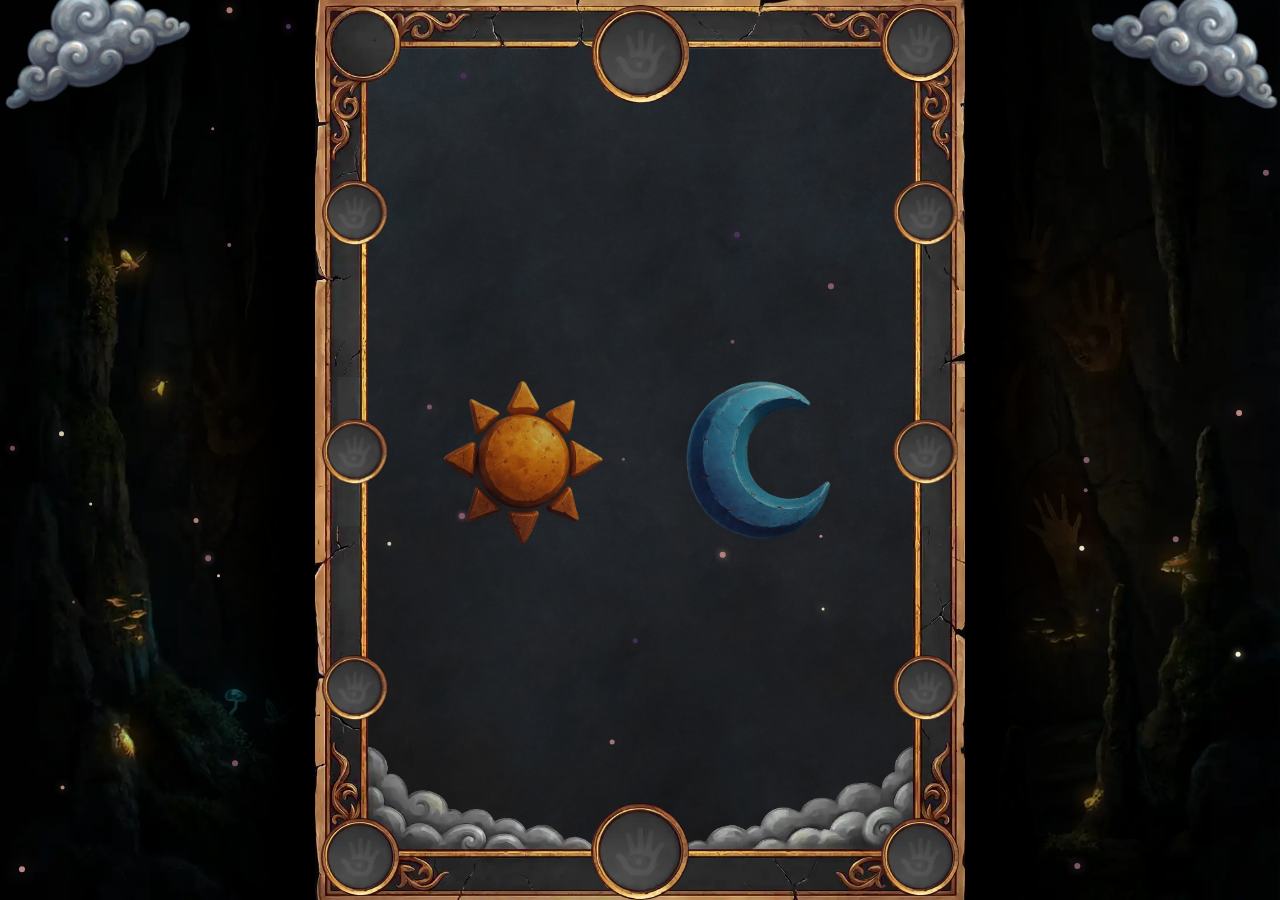
<file: PRIMALSPIRIT/index.html>
﻿<!DOCTYPE html>
<html lang="ru">
<canvas id="canvas"></canvas>

<head>
  <meta charset="UTF-8">
  <meta name="viewport" content="width=device-width, initial-scale=1.0">
  <title>PRIMAL SPIRIT - Твой тотем</title>
  <link href="https://fonts.googleapis.com/css2?family=Caesar+Dressing&display=swap" rel="stylesheet">
  <link rel="stylesheet" href="/PRIMALSPIRIT/style.css">
  <script src="/PRIMALSPIRIT/data/animals.js"></script>
  <script src="/PRIMALSPIRIT/data/archetypesData.js"></script>
  <script src="/PRIMALSPIRIT/data/totemsData.js"></script>
  <script src="/PRIMALSPIRIT/data/questions.js"></script>
  <script src="/PRIMALSPIRIT/templates.js"></script>
</head>

<body>
  <div class="back-container">
        <button id="globalBackButton" class="global-back-button" style="display: none;">
  </button>
  </div>
  <div class="top-box"></div>
  <div id="loader" class="loader">
    <div class="loader-text">PRIMAL SPIRIT</div>
    <div class="loader-subtext">Загрузка тотемов...</div>
  </div>

  <img src="/PRIMALSPIRIT/images/back/cloud.png" alt="Облако" id="cloud_left" class="floating-cloud">
  <img src="/PRIMALSPIRIT/images/back/cloud.png" alt="Облако" id="cloud_right" class="floating-cloud">


  <div class="square-container">
    <div class="square-image cell-big cell-top cell-inactive" id="q1"></div>
    <div class="square-image cell-norm cell-right-first cell-inactive" id="q2"></div>
  </div>

  <div class="square-image cell-norm cell-left-top cell-inactive" id="q11"></div>
  <div class="square-image cell-norm cell-right-top cell-inactive" id="q3"></div>
  <div class="square-image cell-norm cell-left-middle cell-inactive" id="q10"></div>
  <div class="square-image cell-norm cell-right-middle cell-inactive" id="q4"></div>
  <div class="square-image cell-norm cell-left-bottom cell-inactive" id="q9"></div>
  <div class="square-image cell-norm cell-right-bottom cell-inactive" id="q5"></div>

  <div class="square-container-bottom">
    <div class="square-image cell-norm cell-left-last cell-inactive" id="q8"></div>
    <div class="square-image cell-big cell-top cell-inactive" id="q7"></div>
    <div class="square-image cell-norm cell-right-last cell-inactive" id="q6"></div>
  </div>

  <div class="container">
    <div class="progress-container" style="display: none;">
      <div class="progress-bar" id="progressBar"></div>
    </div>

    <div id="questionContainer"></div>
    <div id="animalSelection" style="display: none;"></div>
    <div id="totemSection" style="display: none;"></div>
  </div>
  
  <div class="bottom-box"></div>
  <script src="/PRIMALSPIRIT/logic.js"></script>
  <script src="/PRIMALSPIRIT/flickers.js"></script>
</body>

<div class="back-pc">
  <div class="back-left"></div>
  <div class="back-right"></div>
</div>

</html>
</file>
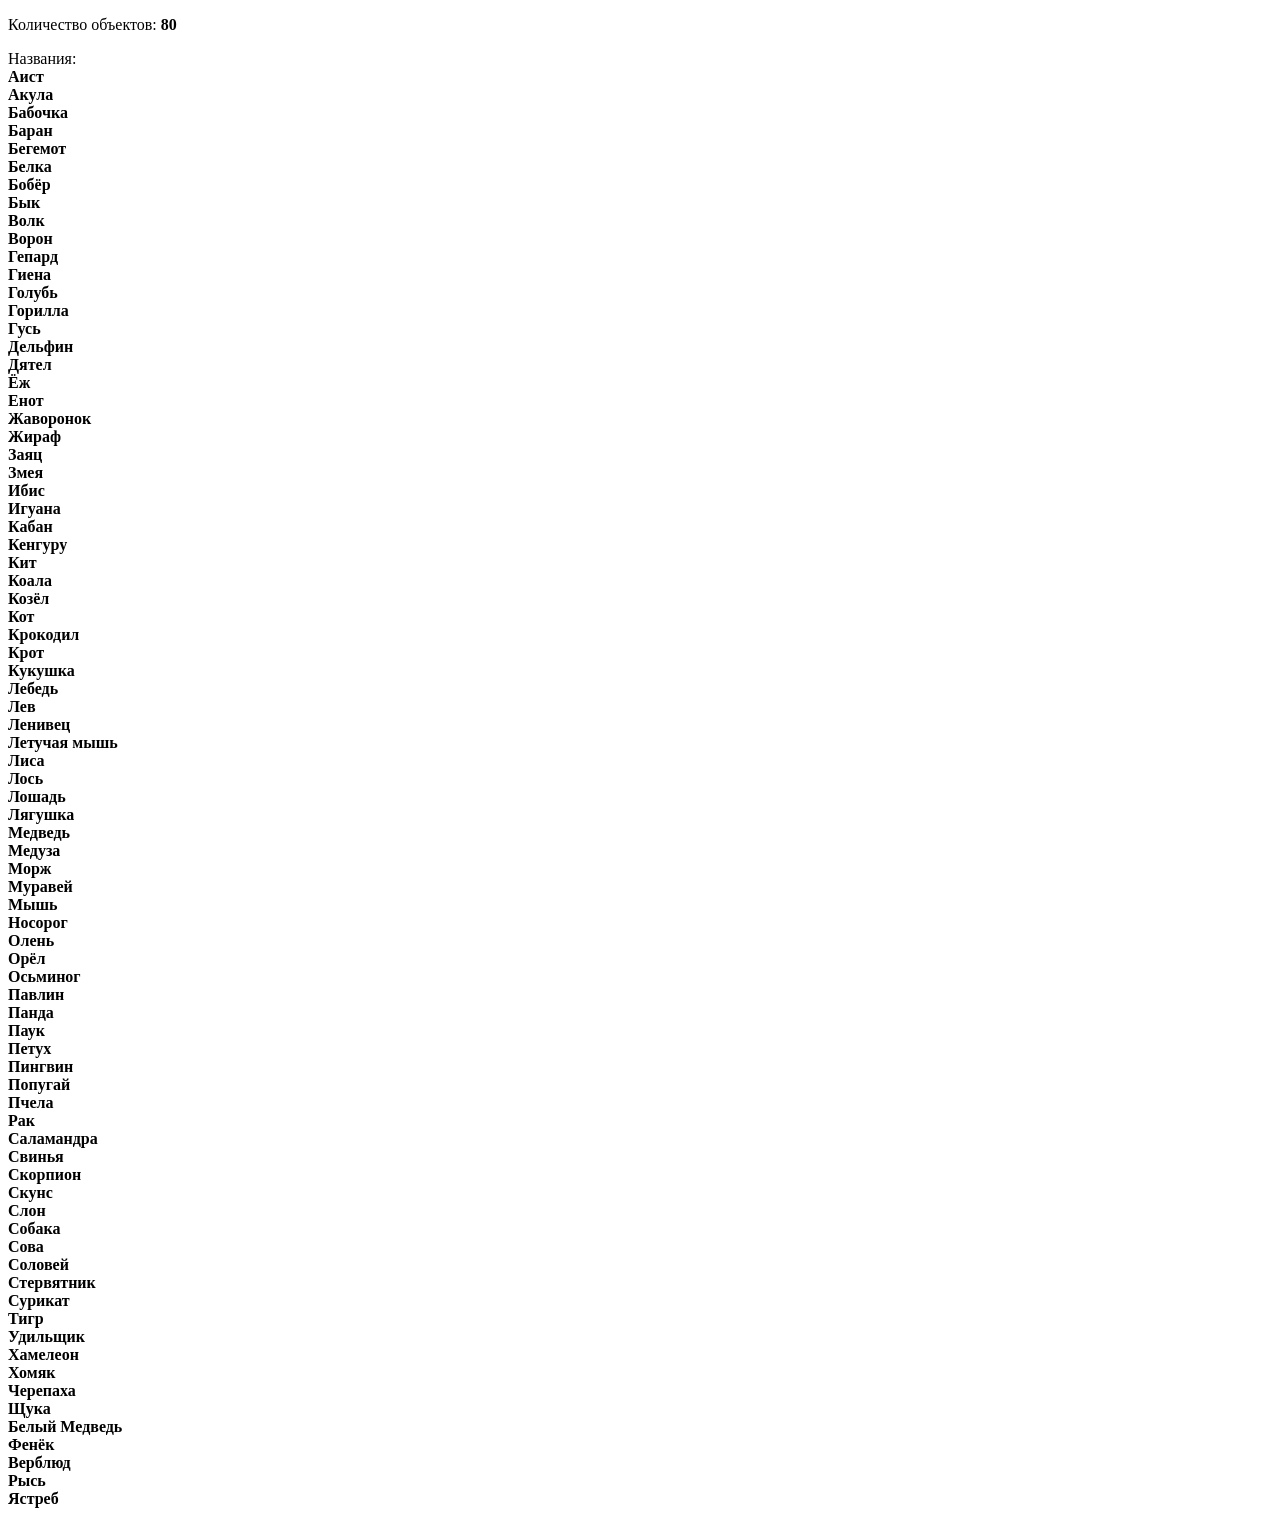
<file: PRIMALSPIRIT/data/cherck.html>
<!DOCTYPE html>
<html lang="ru">
<head>
  <meta charset="UTF-8">
  <title>Животные</title>
</head>
<body>
  <div id="output"></div>

  <!-- Подключаем файл с данными -->
  <script src="animals.js"></script>

  <!-- Скрипт для вывода информации -->
  <script>
    // Проверяем, что массив animals существует
    if (typeof animals !== 'undefined' && Array.isArray(animals)) {
      const count = animals.length;
      const names = animals.map(animal => animal.name).join('<br>');

      const output = document.getElementById('output');
      output.innerHTML = `
        <p>Количество объектов: <strong>${count}</strong></p>
        <p>Названия:<br><strong>${names}</strong></p>
      `;
    } else {
      document.getElementById('output').textContent = 'Ошибка: массив animals не найден.';
    }
  </script>
</body>
</html>
</file>
<file: PRIMALSPIRIT/style.css>
/* Ваш CSS код остается без изменений */

@font-face {
  font-family: 'CaesarDressingCyrillic';
  src: url('./fonts/caesardressingcyrillic.otf') format('opentype');
  font-weight: normal;
  font-style: normal;
}

@font-face {
  font-family: 'NeuchaCyrillic';
  src: url('./fonts/Neucha.ttf') format('truetype');
  font-weight: normal;
  font-style: normal;
}

* {
    margin: 0;
    padding: 0;
    box-sizing: border-box;
}
.totem-link {
    text-decoration: none;
}

#q1 {
    display: flex;
    justify-content: center;
    align-items: center;
}
.small-icon {
    max-width: 100%;
    max-height: 100%;
    width: auto;
    height: auto;
    padding: 12px;
    filter: sepia(1);
    opacity: 0.5;
}

html::before {
    content: '';
    position: fixed;
    top: 0;
    left: 0;
    width: 100%;
    height: 100%;
    background-image: url(./images/back/middle.webp);
    /* background-repeat: repeat-y; */
    background-position: center;
    background-size: 100% auto;
    /* background-attachment: fixed; */
    z-index: 1;
    pointer-events: none;
    max-width: 650px;
}

body {
    color: #fff;
    min-height: 100dvh;
    display: flex;
    flex-direction: column;
    align-items: center;
    justify-content: center;
    font-family: 'NeuchaCyrillic';
    position: relative;
    overflow-x: hidden;
    background: url(./images/back/background.jpg);
    background-size: cover;
    letter-spacing: 2px;
    max-width: 650px;
}

.base-bg {
    position: fixed;
    top: 0;
    left: 0;
    width: 100%;
    height: 100%;
    background: url('./images/back/background.jpg') center center no-repeat;
    background-size: cover;
    /* Картинка растягивается на весь экран */
}

/* Фоновые изображения */
body::before,
body::after {
    content: '';
    position: fixed;
    left: 0;
    width: 100%;
    pointer-events: none;
    z-index: 1;
    max-width: 650px;
}

/* Верхняя картинка */
body::before {
    top: 0;
    height: 600px;
    /* или нужная высота */
    background: url('./images/back/top.webp') center top no-repeat;
    background-size: contain;
    z-index: 4;
}

/* Нижняя картинка */
body::after {
    bottom: 0;
    height: 600px;
    /* или нужная высота */
    background: url('./images/back/bottom.webp') center bottom no-repeat;
    background-size: contain;
    z-index: 3;
}


.top-box {
    top: 0;
    height: 600px;
    /* или нужная высота */
    background: url('./images/back/top.webp') center top no-repeat;
    background-size: contain;
    z-index: 4;
    margin: 0 auto auto auto;
}

.bottom-box {
    bottom: 0;
    height: 600px;
    /* или нужная высота */
    background: url('./images/back/bottom.webp') center bottom no-repeat;
    background-size: contain;
    z-index: 3;
    margin: auto auto 0 auto;
}

.top-box,
.bottom-box {
    content: '';
    position: fixed;
    width: 100%;
    pointer-events: none;
    z-index: 1;
    max-width: 650px;
    display: none;
    inset: 0;
}

/* Центральная картинка */
body {
    z-index: 1;
}

.container {
    width: 100%;
    max-width: 800px;
    text-align: center;
    position: relative;
    z-index: 2;
    padding: 30px;
}

h1 {
    font-family: 'CaesarDressingCyrillic', cursive;
    font-size: 50pt;
    letter-spacing: 3px;
    color: #FBD26E;
    margin-bottom: 10px;
}

/* Стили вопросов */
.question-container {
    min-height: 60dvh;
    display: flex;
    flex-direction: column;
    align-items: center;
    justify-content: center;
    flex-flow: column-reverse;
    gap: 30px;
}

.question-text {
    font-size: 14pt;
    margin-bottom: 30px;
    color: #fff;
    max-width: 80%;
    line-height: 1.5;
}

.options {
    display: flex;
    gap: 40px;
    margin-top: 30px;
    flex-wrap: wrap;
    justify-content: center;
    flex-flow: wrap-reverse;
}

.option {
    cursor: pointer;
    transition: all 0.3s;
    opacity: 0.7;
    display: flex;
    flex-direction: column;
    align-items: center;
    max-width: 100px;
}

.option-label {
    font-size: 14pt;
    max-width: 150px;
    margin-top: 10px;
    color: #FBD26E;
}

.option:hover {
    opacity: 1;
    transform: scale(1.05);
    filter: drop-shadow(0 0 10px rgba(212, 175, 55, 0.2));
}

/* Прогресс бар */
.progress-container {
    display: none;
    width: auto;
    max-width: 600px;
    margin: 30px 61px;
    background: #333;
    height: 10px;
    border-radius: 5px;
    overflow: hidden;
}


.progress-bar {
    height: 100%;
    background: linear-gradient(to right, #FBD26E, #f4e5c2);
    width: 0%;
    transition: width 0.5s ease;
}

/* Результаты */
.results-section {
    display: none;
    animation: fadeIn 0.8s ease;
    margin-top: 20%;
}

.animal-header-title {
    margin-top: 30px;
    margin-bottom: 10px;
}
.animal-selection {
    display: none;
}

.totem-section {
    display: none;
}

.results-title {
    font-family: 'CaesarDressingCyrillic', cursive;
    font-size: 24pt;
    color: #FBD26E;
    margin-bottom: 8px;
}

.results-subtitle {
    font-size: 16pt;
    color: #aaa;
    margin-bottom: 40px;
}

.spirits-grid {
    display: flex;
    flex-wrap: wrap;
    justify-content: center;
    gap: 30px;
    margin-top: 40px;
    margin-bottom: 40px;
}

.spirit-card {
    padding: 20px;
    border-radius: 15px;
    width: 220px;
    background-image: url(/PRIMALSPIRIT/images/back/base_long.png);
    background-size: 100% 100%;
}

.animal-header-symbol {
    margin-bottom: 45px;
}
.spirit-emoji {
    margin-bottom: 15px;
    transition: all 0.3s;
}

.spirit-name {
    font-size: 28px;
    color: #FBD26E;
    font-family: 'CaesarDressingCyrillic', cursive;
    margin-top: 20px;
}

.spirit-description {
    font-size: 16px;
    color: #aaa;
    margin-bottom: 10px;
    min-height: 50px;
}

.spirit-gift {
    font-size: 14px;
    color: #f1c40f;
    font-style: italic;
}

/* Стили для выбора тотема */
.totem-container {
    text-align: center;
    padding: 20px;
}

.totem-card {
    margin-top: 20px !important;
    background-image: url(/PRIMALSPIRIT/images/back/base_long.png);
    background-size: 100% 100%;
    margin: auto;
    padding: 50px 40px;
    max-width: 95%;
    width: 100%;
}



.totem-animals {
    display: flex;
    flex-direction: column;
    gap: 10px;
    margin: 15px 0;
}

.totem-animal {
    display: flex;
    align-items: center;
    gap: 5px;
    padding: 8px 12px;
    display: flex;
    justify-content: center;
    align-items: center;
    flex-direction: column;
    position: relative;
}

.test-icons {
    height: 85px;
    background-size: cover;
}


.animal-emoji {
    font-size: 24px;
}

.animals-images {
    max-width: 210px;
    filter: drop-shadow(0px 0px 22px black);
}
.animals-images-totem {
    max-width: 150px;
    filter: drop-shadow(0px 0px 22px black);
}

.animal-name {
    font-size: 16px;
}
.animal-page {
    margin-top: 18%;
}
.animal-header-logo {
    max-height: 230px;
    padding: 20px;
    margin:  20px 20px 0px 20px;
    filter: drop-shadow(0px 0px 20px black);
}
.poem-content {
    font-size: 13pt;
}
.poem-title {
    margin-bottom: 10px;
}
.get-button-container {
    margin-top: 20px;
    margin-bottom: 30px;
}

.totem-gift {
    margin-top: 15px;
    padding-top: 10px;
    border-top: 1px solid rgba(212, 175, 55, 0.3);
    color: #f1c40f;
    font-style: italic;
}

.spirit-characteristic {
    font-size: 18px;
    color: #f4e5c2;
    font-style: italic;
    margin-bottom: 8px;
}

.spirit-symbol {
    font-size: 14px;
    color: #FBD26E;
    margin: 8px 0;
    font-weight: bold;
    margin-bottom: 30px;
}

.spirit-card .totem-btn {
    margin-top: 15px;
    width: 85%;
    padding: 10px;
    font-size: 14px;
    background-size: cover;			
    background-image: url(./images/back/button.webp);
    height: auto;
    aspect-ratio: 3.8 / 1;
    color: #000;
    border: none;
    border-radius: 5px;
    cursor: pointer;
    transition: all 0.3s;
    background-color: transparent;
    margin-bottom: 18px;
    font-family: 'CaesarDressingCyrillic', cursive;
    color: #232324;
    font-size: 19pt;
}

.get-button {
    margin-top: 15px;
    width: 100%;
    padding: 10px;
    font-size: 14px;
    background-size: cover;			
    background-image: url(./images/back/button.webp);
    height: auto;
    aspect-ratio: 3.8 / 1;
    color: #000;
    border: none;
    border-radius: 5px;
    cursor: pointer;
    transition: all 0.3s;
    background-color: transparent;

    width: 80%;
    position: relative;
    display: block;
    margin: auto;
    display: flex;
    justify-content: center;
    align-items: center;
    text-decoration: none;
    font-weight: 600;
}


.back-btn {
    background: rgba(212, 175, 55, 0.2);
    color: #FBD26E;
    border: none;
    padding: 10px 20px;
    border-radius: 5px;
    cursor: pointer;
    margin-top: 20px;
    font-weight: bold;
    margin-bottom: 30px;
}

/* Анимации */
@keyframes fadeIn {
    from {
        opacity: 0;
        transform: translateY(20px);
    }

    to {
        opacity: 1;
        transform: translateY(0);
    }
}

@media (max-width: 768px) {


    .spirit-card {
        width: 100%;
        max-width: 95%;
    }
}


.square-container {
    position: absolute;
    /* или absolute, в зависимости от нужного поведения */
    top: 0;
    left: 0;
    width: 100%;
    height: 10%;
    display: flex;
    justify-content: center;
    /* центрирование по горизонтали */
    align-items: flex-start;
    /* привязка к верху */
    pointer-events: none;
    /* чтобы не мешало кликам */
    z-index: 10;
}

.square-container-bottom {
    position: absolute;
    /* или absolute, в зависимости от нужного поведения */
    left: 0;
    width: 100%;
    height: 10%;
    display: flex;
    justify-content: center;
    /* центрирование по горизонтали */
    align-items: end;
    /* привязка к верху */
    pointer-events: none;
    /* чтобы не мешало кликам */
    z-index: 10;
    bottom: 0;
}

.square-image {
    width: 30dvw;
    height: auto;
    aspect-ratio: 1 / 1;
    background-size: cover;
    position: absolute;
    display: flex;
    align-items: center;
    justify-content: center;
    transition: background-image 0.3s ease;
}


.cell-inactive {
  background-image: url('./images/back/cell.webp');
}

.cell-active {
  background-image: url('./images/back/cell_active.webp');
}



.cell-top {
    margin-top: 5px;
    /* отступ от верха */
}

.cell-left-top {
    left: 7px;
    top: 20%;
    z-index: 10;
}

.cell-right-top {
    right: 7px;
    top: 20%;
    z-index: 10;
}

.cell-left-bottom {
    left: 7px;
    bottom: 20%;
    z-index: 10;
}

.cell-right-bottom {
    right: 7px;
    bottom: 20%;
    z-index: 10;
}
.cell-left-middle {
    left: 7px;
    top: 46.5%;
    z-index: 10;
}
.cell-right-middle {
    right: 7px;
    top:  46.5%;
    z-index: 10;
}
.cell-big {
    max-width: 15%;
}
.cell-norm {
    max-width: 10%;
}
.cell-left-back {
    position: absolute;
    left: 6px;
    top: 4px;
    z-index: 20;
    width: 30dvh;
    max-width: 12%;
    background-image: url('/PRIMALSPIRIT/images/back/back.webp');
    z-index: 100;
    cursor: pointer;
    background-color: transparent;
    border: 0;
}

.cell-left-first {
    position: absolute;
    left: 6px;
    top: 4px;
    z-index: 20;
    width: 30dvh;
    max-width: 12%;
}
.cell-right-first {
    position: absolute;
    right: 6px;
    top: 4px;
    z-index: 20;
    width: 30dvh;
    max-width: 12%;
}

.cell-left-last {
    position: absolute;
    left: 6px;
    bottom: 4px;
    z-index: 20;
    width: 30dvh;
    max-width: 12%;
}
.cell-right-last {
    position: absolute;
    right: 6px;
    bottom: 4px;
    z-index: 20;
    width: 30dvh;
    max-width: 12%;
}

.loader {
  position: fixed;
  top: 0;
  left: 0;
  width: 100%;
  height: 100%;
  background: #000;
  display: flex;
  flex-direction: column;
  justify-content: center;
  align-items: center;
  z-index: 9999;
  color: #FBD26E;
  font-family: 'CaesarDressingCyrillic', cursive;
  text-align: center;
}

.loader-text {
  font-size: 48px;
  margin-bottom: 16px;
  background: linear-gradient(to right, #FBD26E, #f4e5c2);
  -webkit-background-clip: text;
  -webkit-text-fill-color: transparent;
  background-clip: text;
}

.loader-subtext {
  font-size: 18px;
  color: #aaa;
}

/* Скрыть лоадер после загрузки */
.loader.hidden {
  opacity: 0;
  pointer-events: none;
  transition: opacity 0.6s ease;
}

.animal-header-content {
    background-image: url(/PRIMALSPIRIT/images/back/base.png);
    background-size: cover;
    /* padding: 20px; */
    margin: auto;
    aspect-ratio: 1 / 1;
    display: flex;
    justify-content: center;
    align-items: center;
    max-width: 95%;
    margin-top: 20px;
    margin-bottom: 20px;
    background-size: 100% 100%;
}

.animal-header-title {
    font-weight: 400;
}
.animal-header-description {
    margin-bottom: 2px;
}
.animal-poem-section {
    margin-top: 20px !important;
    margin: auto;
    padding: 20px 20px;
    max-width: 95%;
    width: 100%;
}
.floating-cloud {
    transform-origin: center;
    max-width: 235px;
    position: fixed;
    display: inline;
    z-index: 3;
}

#cloud_left {
    animation: left_clodu_1st 4s ease-in-out infinite;
    rotate: -23deg;
    top: -22px;
    left: -33px;
}

#cloud_right {
    animation: right_clodu_1st 4s ease-in-out infinite;
    rotate: 23deg;
    top: -22px;
    right: -33px;
}

#cloud_middle {
    animation: middle_clodu_1st 4s ease-in-out infinite;
    rotate: 180deg;
    top: -22px;
    z-index: 1 !important;
}
.back-pc {
    display: none;
}
.back-left {
    display: none;
}
.back-right {
    display: none;
}
#canvas {
    display: none;
}
.back-container {
    width: 100%;
    position: fixed;
    top: 0px;
    z-index: 20;
    height: 60px;
}


.global-back-button {
    background-image: url(/PRIMALSPIRIT/images/back/back.webp);
    z-index: 100;
    cursor: pointer;
    background-color: transparent;
    border: 0;
    background-size: cover;
    left: 19px;
    margin-left: 7px;
    margin-top: 4px;
    width: 30dvw;
    max-width: 12%;
    height: auto;
    aspect-ratio: 1 / 1;
}

/* Стили для кликабельных животных в тотемах */
.totem-animal {
  cursor: pointer;
  transition: transform 0.3s;
}

.totem-animal:hover {
  transform: scale(1.05);
}

.totem-animal:hover .animal-name {
  color: #f1c40f; /* Золотой цвет при наведении */
}

.animal-name {
    width: 80%;
    padding: 9px 5px;
    color: white;
}
.vk_text {
    color: #f1c40f;
    font-weight: 600;
}
.vk_btn {
    background: url('/PRIMALSPIRIT/images/back/vk.webp');
    aspect-ratio: 1/1;
    width: 30px;
    position: absolute;
    background-size: contain;
        aspect-ratio: 1 / 1;
    width: 30px;
    position: absolute;
    background-size: contain;
    right: 31%;
    top: 13%;
}







@keyframes left_clodu_1st {
  0% {
    transform: translateX(-5px) scale(1.03);
  }
  50% {
    transform: translateX(5px) scale(1.03);
  }
  100% {
    transform: translateX(-5px) scale(1.03);
  }
}

@keyframes right_clodu_1st {
  0% {
    transform: translateX(5px) scale(1.03);
  }
  50% {
    transform: translateX(-5px) scale(1.03);
  }
  100% {
    transform: translateX(5px) scale(1.03);
  }
}

@keyframes middle_clodu_1st {
  0% {
    transform: translateY(5px) scale(1.03);
  }
  50% {
    transform: translateY(-5px) scale(1.03);
  }
  100% {
    transform: translateY(5px) scale(1.03);
  }
}




@media (min-width: 769px) {
    .back-container {
        width: 650px;
        position: fixed;
        top: 0px;
        z-index: 20;
        min-width: 650px;
        height: 60px;
    }
    .global-back-button {
        display: block;
        z-index: 20;
        width: 74px;
        background-image: url(/PRIMALSPIRIT/images/back/back.webp);
        z-index: 100;
        cursor: pointer;
        background-color: transparent;
        border: 0;
        background-size: cover;
        height: 74px;
        left: 19px;
        margin-left: 12px;
        margin-top: 7px;
    }
    html {
        display: flex;
        justify-content: center;
        background: black;
    }
    body {
        width: 650px;
        z-index: auto;
        box-shadow: 0 0 50px 30px #000, 0 0 80px 50px #000, 0 0 111px 80px #000;
    }
    body::after {
        display: none;
    }

    .top-box, 
    .bottom-box {
        display: block;
        z-index: 6;
    }
    .spirit-card {
        width: 405px;
    }

    html::before {
        display: none;
    }  

    body::before {
        content: '';
        position: absolute;
        top: 0;
        left: 0;
        width: 100%;
        height: 100%;
        background-image: url(./images/back/middle.webp);
        background-repeat: repeat-y;
        background-position: center;
        background-size: 100% auto;
        /* background-attachment: fixed; */
        z-index: 1;
        pointer-events: none;
        max-width: 650px;
    }
    .test-icons {
        height: 165px;
    }
    .options {
        gap: 70px;
    }
    .option {
        max-width: max-content;;
    }
    .option-label {
        font-size: 18pt;
    }
    .spirit-card {
        width: 495px;
    }
    .animals-images {
        max-width: 300px;
    }
    .animal-header-image {
        margin-bottom: 50px;
    }
    .spirit-name {
        font-size: 48px;
    }
    .spirit-card .totem-btn {
        margin-bottom: 30px;
        font-size: 19pt;
    }
    .animal-header-logo {
    max-height: 355px;
    }
    .animal-header-content {
        max-width: 100%;
    }
    .question-text {
        max-width: 75%;
        font-size: 21pt;
    }

    #canvas {
        position: fixed;
        top: 0;
        left: 0;
        width: 100%;
        height: 100%;
        z-index: 0; /* Отправляем на задний план */
        pointer-events: none; /* Не перехватываем клики... */
        display: block;
    }

    #canvas * {
        pointer-events: none; /* На всякий случай */
    }
    .container {
        max-width: 550px;
    }
    .back-pc {
        display: block;
        display: flex;
        width: 100%;
        height: 100%;
        position: fixed;
        justify-content: space-between;
        z-index: -1;
        top: 0;
    }
    .back-left {
        width: 100%;
        background-image: url(/PRIMALSPIRIT/images/back/back_pc_left.webp);
        background-size: cover;
        max-width: 900px;
        display: block;
    }
    .back-right {
        width: 100%;
        background-image: url(/PRIMALSPIRIT/images/back/back_pc_right.webp);
        background-size: cover;
        max-width: 900px;
        display: block;
    }
    .totems-subtitle {
        font-size: 22px;
        margin-top: 4px;
        margin-bottom: 40px;
    }
    .totems-title {
        font-size: 40px;
        font-family: 'CaesarDressingCyrillic';
    }
    .results-title {
        font-size: 38pt;
    }
    .results-subtitle {
        font-size: 20pt;
    }
    .animal-totems-section {
        margin-top: 50px;
    }
    .totem-card h3 {
        font-size: 40px;
        font-family: 'CaesarDressingCyrillic';
    }
    .animals-images-totem {
        max-width: 185px;
    }
    .get-button {
        font-size: 24px;
    }
    .poem-content {
        font-size: 17pt;
    }
    .question-container {
        gap: 65px;
    }
    .spirit-card {
        padding: 20px;
        border-radius: 15px;
        background-image: url(/PRIMALSPIRIT/images/back/base.png);
        background-size: 100% 100%;
    }
}

.option-label {
    display: none;
}
.question-text {
    display: none;
}
</file>
